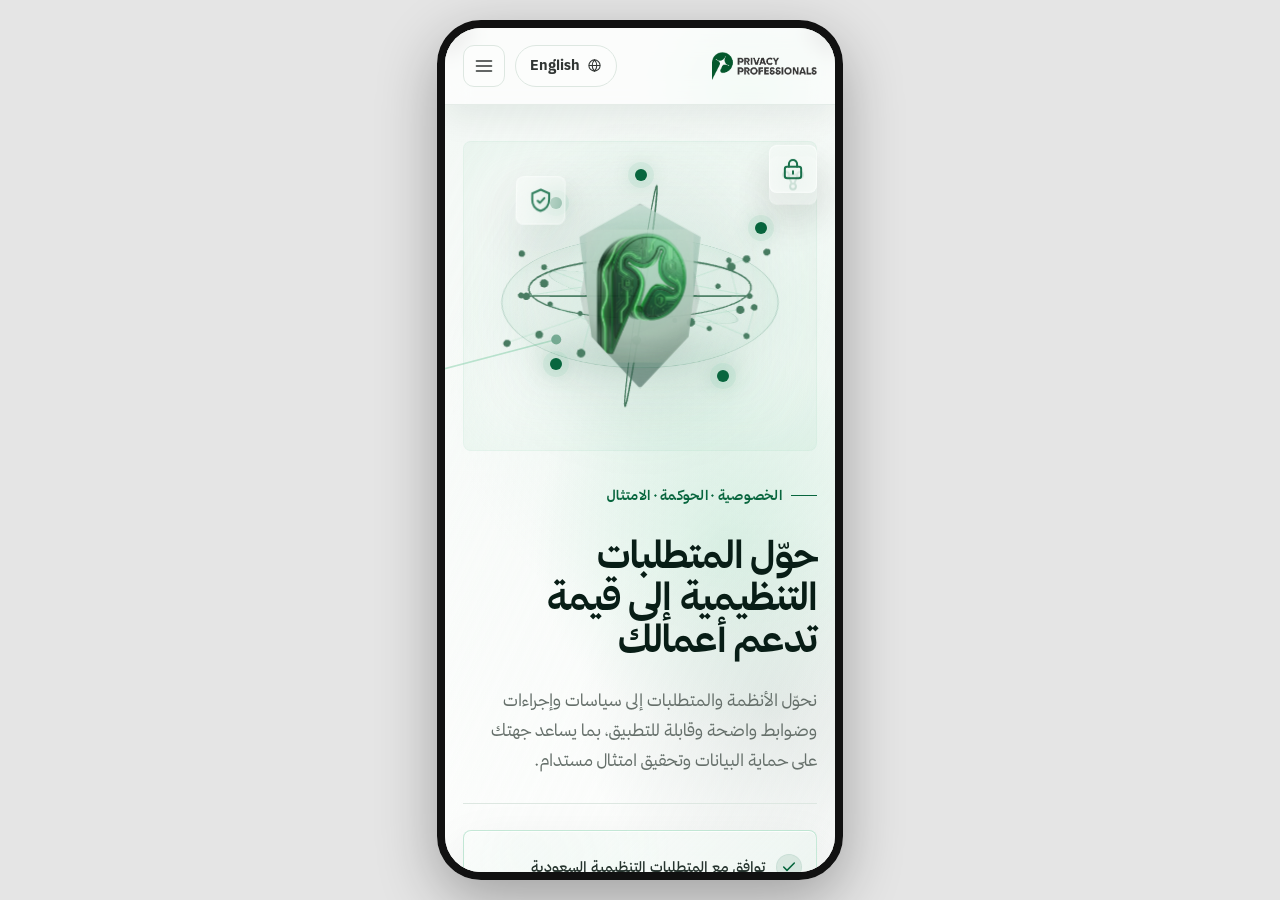
<file: mobile-preview.html>
<!DOCTYPE html><html><head><meta charset="utf-8"><style>
body{margin:0;min-height:100vh;display:flex;align-items:center;justify-content:center;background:#e5e5e5;font-family:sans-serif}
.phone{width:390px;height:844px;border-radius:44px;overflow:hidden;box-shadow:0 20px 60px rgba(0,0,0,.3);border:8px solid #111}
iframe{width:100%;height:100%;border:0}
</style></head><body>
<div class="phone"><iframe src="Privacy Professionals Landing.dc.html"></iframe></div>
</body></html>
</file>
